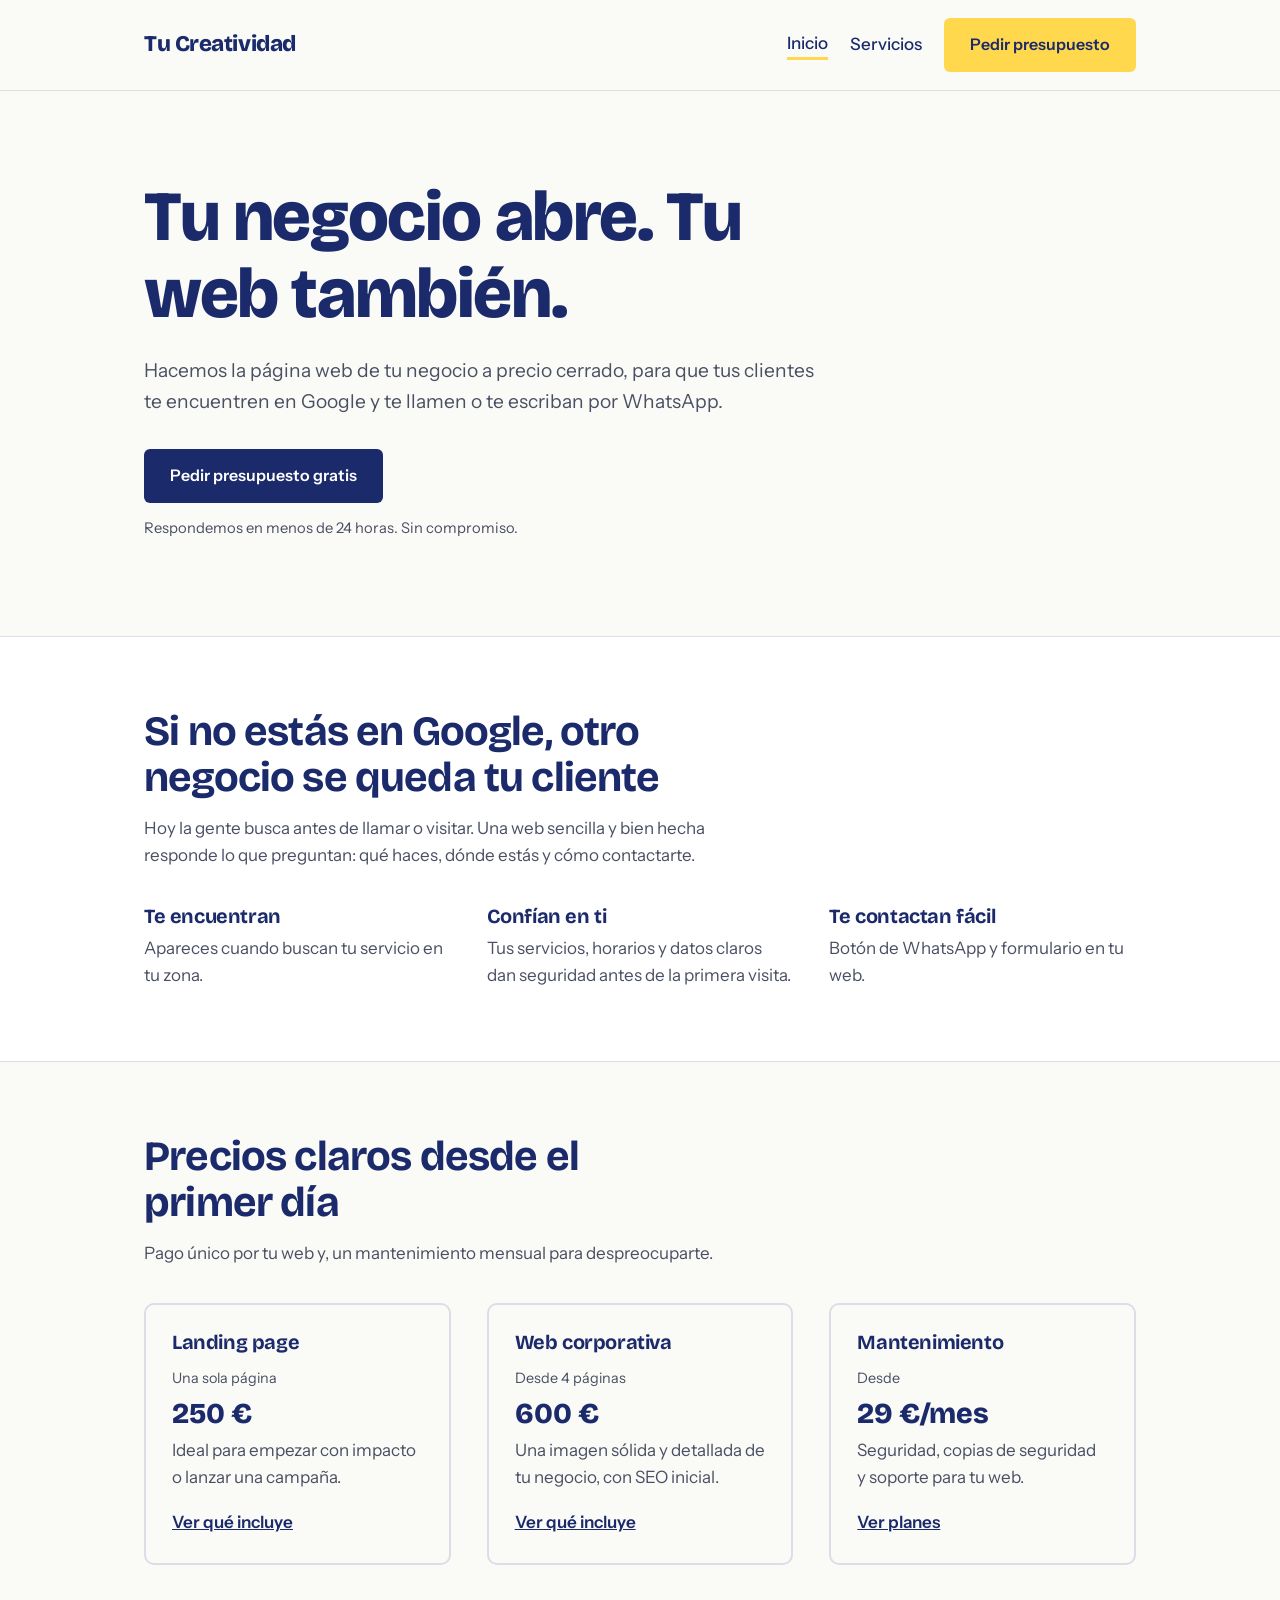
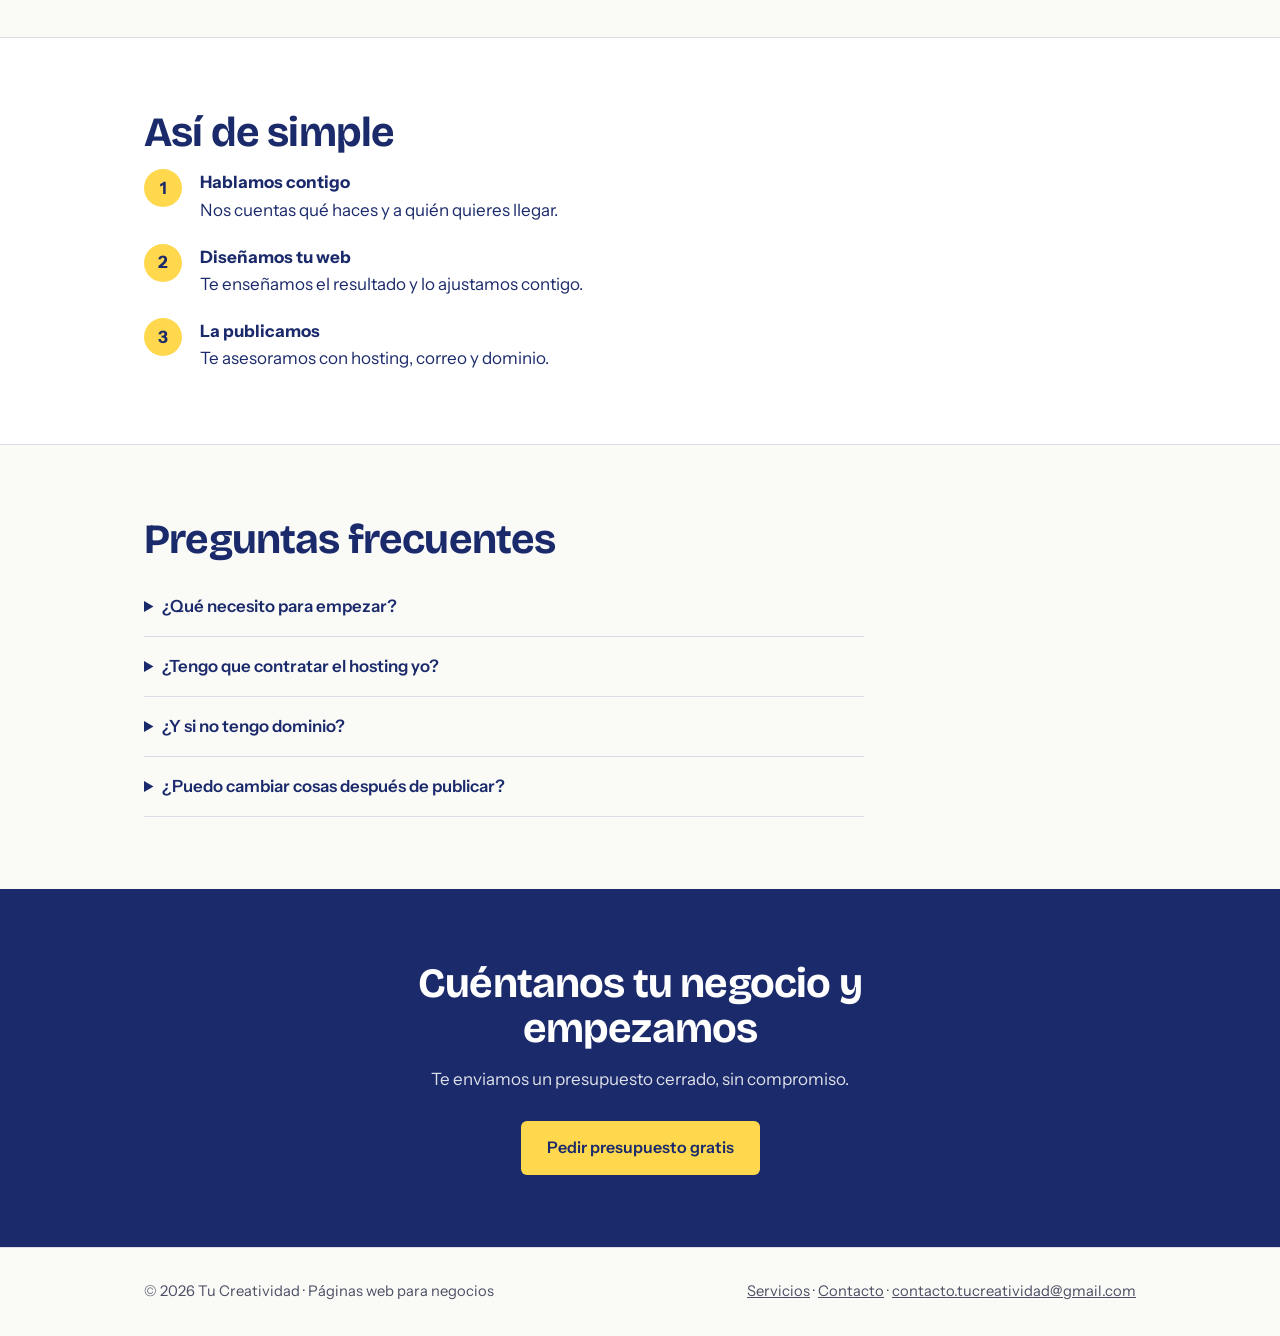
<file: index.html>
<!doctype html><html lang="es"><head><meta charset="utf-8"><meta name="viewport" content="width=device-width,initial-scale=1"><link rel="icon" href="data:image/svg+xml,<svg xmlns=%22http://www.w3.org/2000/svg%22 viewBox=%220 0 100 100%22><text y=%22.9em%22 font-size=%2290%22>💡</text></svg>"><meta name="theme-color" content="#1b2a6b"><link rel="preconnect" href="https://fonts.googleapis.com"><link rel="preconnect" href="https://fonts.gstatic.com" crossorigin><link rel="stylesheet" href="https://fonts.googleapis.com/css2?family=Bricolage+Grotesque:wght@700;800&family=Instrument+Sans:wght@400;500;600&display=swap"><link rel="stylesheet" href="style.css"><link rel="canonical" href="https://tucreatividad.es/"><title>Páginas web para negocios sin web | Tu Creatividad</title>
<meta name="description" content="Creamos la página web de tu negocio con precio cerrado: landing desde 250 €, web corporativa desde 600 €. Pide presupuesto gratis.">
<meta property="og:title" content="Tu negocio abre. Tu web también."><meta property="og:description" content="Páginas web a precio cerrado para negocios que aún no tienen web."><meta property="og:url" content="https://tucreatividad.es/"><meta property="og:type" content="website">
<script type="application/ld+json">{"@context":"https://schema.org","@type":"ProfessionalService","name":"Tu Creatividad","url":"https://tucreatividad.es/","description":"Creación de páginas web para negocios","email":"contacto.tucreatividad@gmail.com","areaServed":"ES"}</script></head><body>
<a class="skip" href="#contenido">Saltar al contenido</a><header><div class="wrap"><a class="logo" href="index.html">Tu Creatividad</a><nav aria-label="Principal"><a href="index.html" aria-current="page">Inicio</a><a href="servicios.html" >Servicios</a><a class="btn sol" href="contacto.html" >Pedir presupuesto</a></nav></div></header>
<main id="contenido">
<div class="hero"><div class="persiana" aria-hidden="true"></div><div class="wrap">
<h1>Tu negocio abre. Tu web también.</h1>
<p>Hacemos la página web de tu negocio a precio cerrado, para que tus clientes te encuentren en Google y te llamen o te escriban por WhatsApp.</p>
<a class="btn" href="contacto.html">Pedir presupuesto gratis</a><small>Respondemos en menos de 24 horas. Sin compromiso.</small>
</div></div>
<section class="alt"><div class="wrap"><h2>Si no estás en Google, otro negocio se queda tu cliente</h2><p class="intro">Hoy la gente busca antes de llamar o visitar. Una web sencilla y bien hecha responde lo que preguntan: qué haces, dónde estás y cómo contactarte.</p>
<div class="cols"><div><h3>Te encuentran</h3><p>Apareces cuando buscan tu servicio en tu zona.</p></div><div><h3>Confían en ti</h3><p>Tus servicios, horarios y datos claros dan seguridad antes de la primera visita.</p></div><div><h3>Te contactan fácil</h3><p>Botón de WhatsApp y formulario en tu web.</p></div></div></div></section>
<section><div class="wrap"><h2>Precios claros desde el primer día</h2><p class="intro">Pago único por tu web y, un mantenimiento mensual para despreocuparte.</p>
<div class="cols">
<div class="tarjeta"><h3>Landing page</h3><span class="desde">Una sola página</span><div class="precio">250 €</div><p>Ideal para empezar con impacto o lanzar una campaña.</p><a href="servicios.html">Ver qué incluye</a></div>
<div class="tarjeta"><h3>Web corporativa</h3><span class="desde">Desde 4 páginas</span><div class="precio">600 €</div><p>Una imagen sólida y detallada de tu negocio, con SEO inicial.</p><a href="servicios.html">Ver qué incluye</a></div>
<div class="tarjeta"><h3>Mantenimiento</h3><span class="desde">Desde</span><div class="precio">29 €/mes</div><p>Seguridad, copias de seguridad y soporte para tu web.</p><a href="servicios.html">Ver planes</a></div>
</div></div></section>
<section class="alt"><div class="wrap"><h2>Así de simple</h2><ol class="pasos"><li><strong>Hablamos contigo</strong>Nos cuentas qué haces y a quién quieres llegar.</li><li><strong>Diseñamos tu web</strong>Te enseñamos el resultado y lo ajustamos contigo.</li><li><strong>La publicamos</strong>Te asesoramos con hosting, correo y dominio.</li></ol></div></section>
<section><div class="wrap"><h2>Preguntas frecuentes</h2>
<details><summary>¿Qué necesito para empezar?</summary><p>Solo contarnos tu negocio. Tú decides qué contenido quieres en cada página y te guiamos con el resto.</p></details>
<details><summary>¿Tengo que contratar el hosting yo?</summary><p>Te orientamos y recomendamos las mejores plataformas de hosting y correo, y tú contratas directamente el plan que necesites.</p></details>
<details><summary>¿Y si no tengo dominio?</summary><p>Podemos tramitar el registro a tu nombre. Pagas el coste del dominio más un 25 % de gestión.</p></details>
<details><summary>¿Puedo cambiar cosas después de publicar?</summary><p>Sí. Los planes de mantenimiento Essential y Premium incluyen horas mensuales de cambios y mejoras.</p></details>
</div></section>
<section class="cta-final"><div class="wrap"><h2>Cuéntanos tu negocio y empezamos</h2><p>Te enviamos un presupuesto cerrado, sin compromiso.</p><a class="btn sol" href="contacto.html">Pedir presupuesto gratis</a></div></section>
</main><footer><div class="wrap"><span>© 2026 Tu Creatividad · Páginas web para negocios</span><span><a href="servicios.html">Servicios</a> · <a href="contacto.html">Contacto</a> · <a href="mailto:contacto.tucreatividad@gmail.com">contacto.tucreatividad@gmail.com</a></span></div></footer><script src="script.js"></script></body></html>
</file>
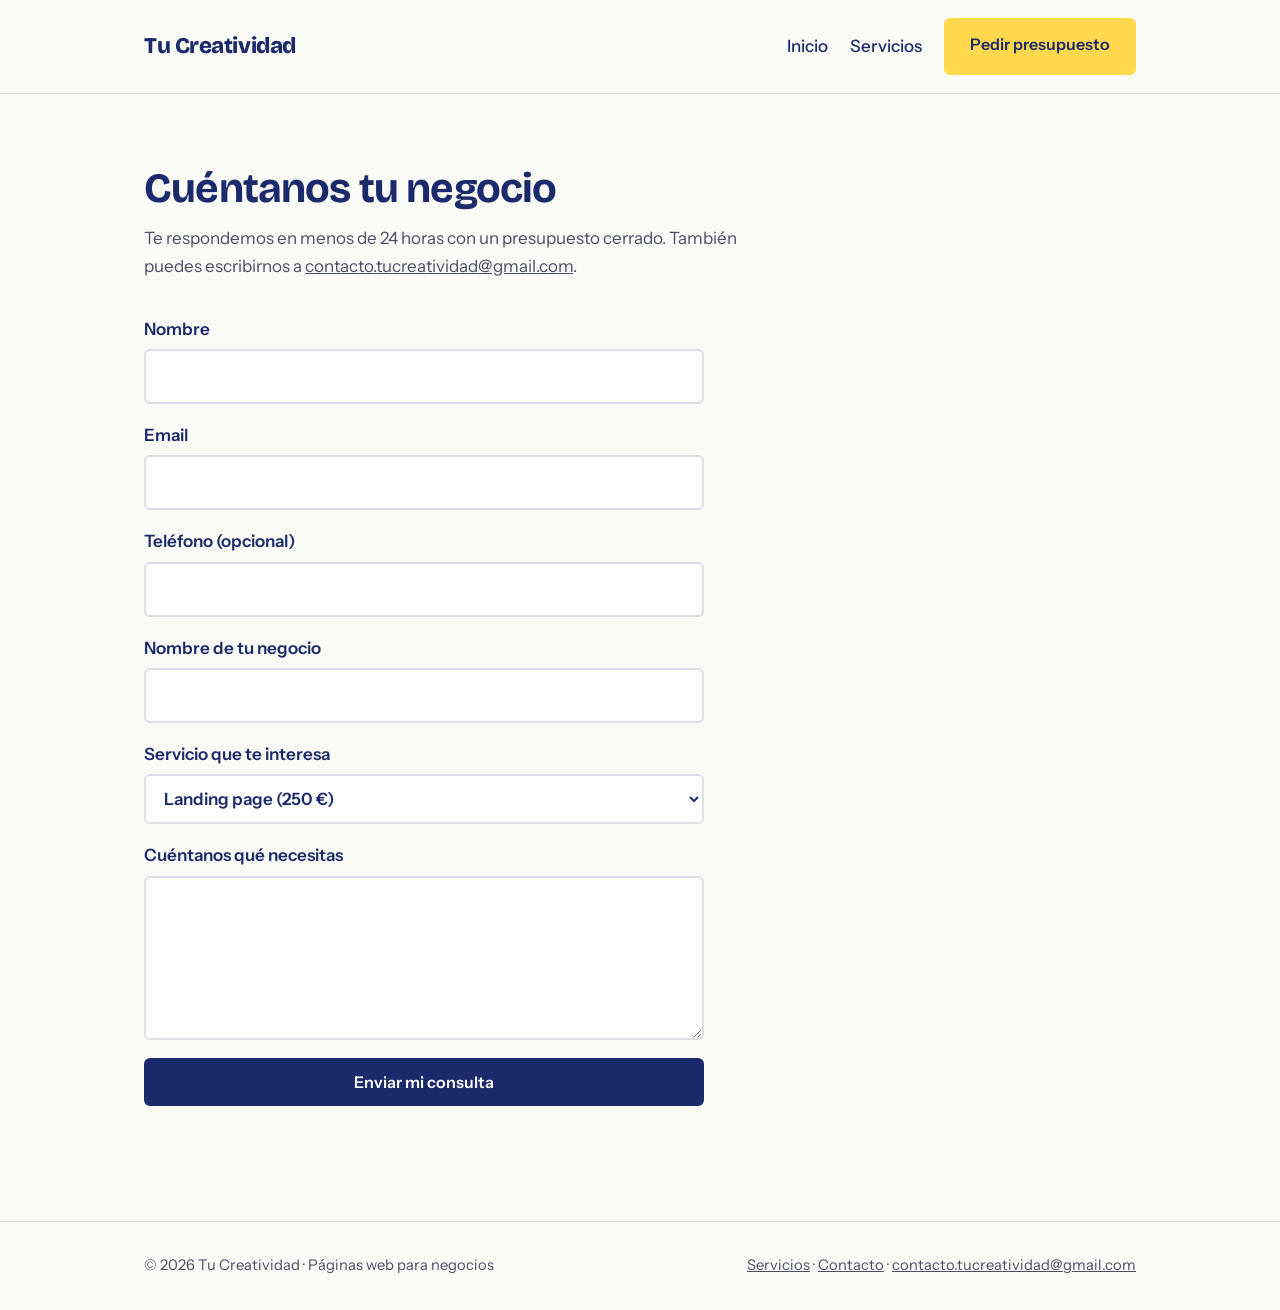
<file: contacto.html>
<!doctype html><html lang="es"><head><meta charset="utf-8"><meta name="viewport" content="width=device-width,initial-scale=1"><link rel="icon" href="data:image/svg+xml,<svg xmlns=%22http://www.w3.org/2000/svg%22 viewBox=%220 0 100 100%22><text y=%22.9em%22 font-size=%2290%22>💡</text></svg>"><meta name="theme-color" content="#1b2a6b"><link rel="preconnect" href="https://fonts.googleapis.com"><link rel="preconnect" href="https://fonts.gstatic.com" crossorigin><link rel="stylesheet" href="https://fonts.googleapis.com/css2?family=Bricolage+Grotesque:wght@700;800&family=Instrument+Sans:wght@400;500;600&display=swap"><link rel="stylesheet" href="style.css"><link rel="canonical" href="https://tucreatividad.es/contacto.html"><title>Contacto y presupuesto | Tu Creatividad</title><meta name="description" content="Cuéntanos tu negocio y te enviamos un presupuesto cerrado en menos de 24 horas."></head><body>
<a class="skip" href="#contenido">Saltar al contenido</a><header><div class="wrap"><a class="logo" href="index.html">Tu Creatividad</a><nav aria-label="Principal"><a href="index.html" >Inicio</a><a href="servicios.html" >Servicios</a><a class="btn sol" href="contacto.html" aria-current="page">Pedir presupuesto</a></nav></div></header>
<main id="contenido"><section><div class="wrap"><h2>Cuéntanos tu negocio</h2><p class="intro">Te respondemos en menos de 24 horas con un presupuesto cerrado. También puedes escribirnos a <a href="mailto:contacto.tucreatividad@gmail.com">contacto.tucreatividad@gmail.com</a>.</p>
<form id="form-contacto" novalidate>
<label>Nombre<input name="nombre" required autocomplete="name"></label>
<label>Email<input name="email" type="email" required autocomplete="email"></label>
<label>Teléfono (opcional)<input name="telefono" type="tel" autocomplete="tel"></label>
<label>Nombre de tu negocio<input name="negocio" autocomplete="organization"></label>
<label>Servicio que te interesa<select name="servicio"><option>Landing page (250 €)</option><option>Web corporativa (desde 600 €)</option><option>Mantenimiento mensual</option><option>Hosting, correo o dominio</option><option>No lo sé todavía</option></select></label>
<label>Cuéntanos qué necesitas<textarea name="mensaje" rows="5" required></textarea></label>
<input class="hp" name="web" tabindex="-1" autocomplete="off" aria-hidden="true">
<button class="btn" type="submit">Enviar mi consulta</button><p id="estado" role="status"></p>
</form></div></section></main><footer><div class="wrap"><span>© 2026 Tu Creatividad · Páginas web para negocios</span><span><a href="servicios.html">Servicios</a> · <a href="contacto.html">Contacto</a> · <a href="mailto:contacto.tucreatividad@gmail.com">contacto.tucreatividad@gmail.com</a></span></div></footer><script src="script.js"></script></body></html>
</file>
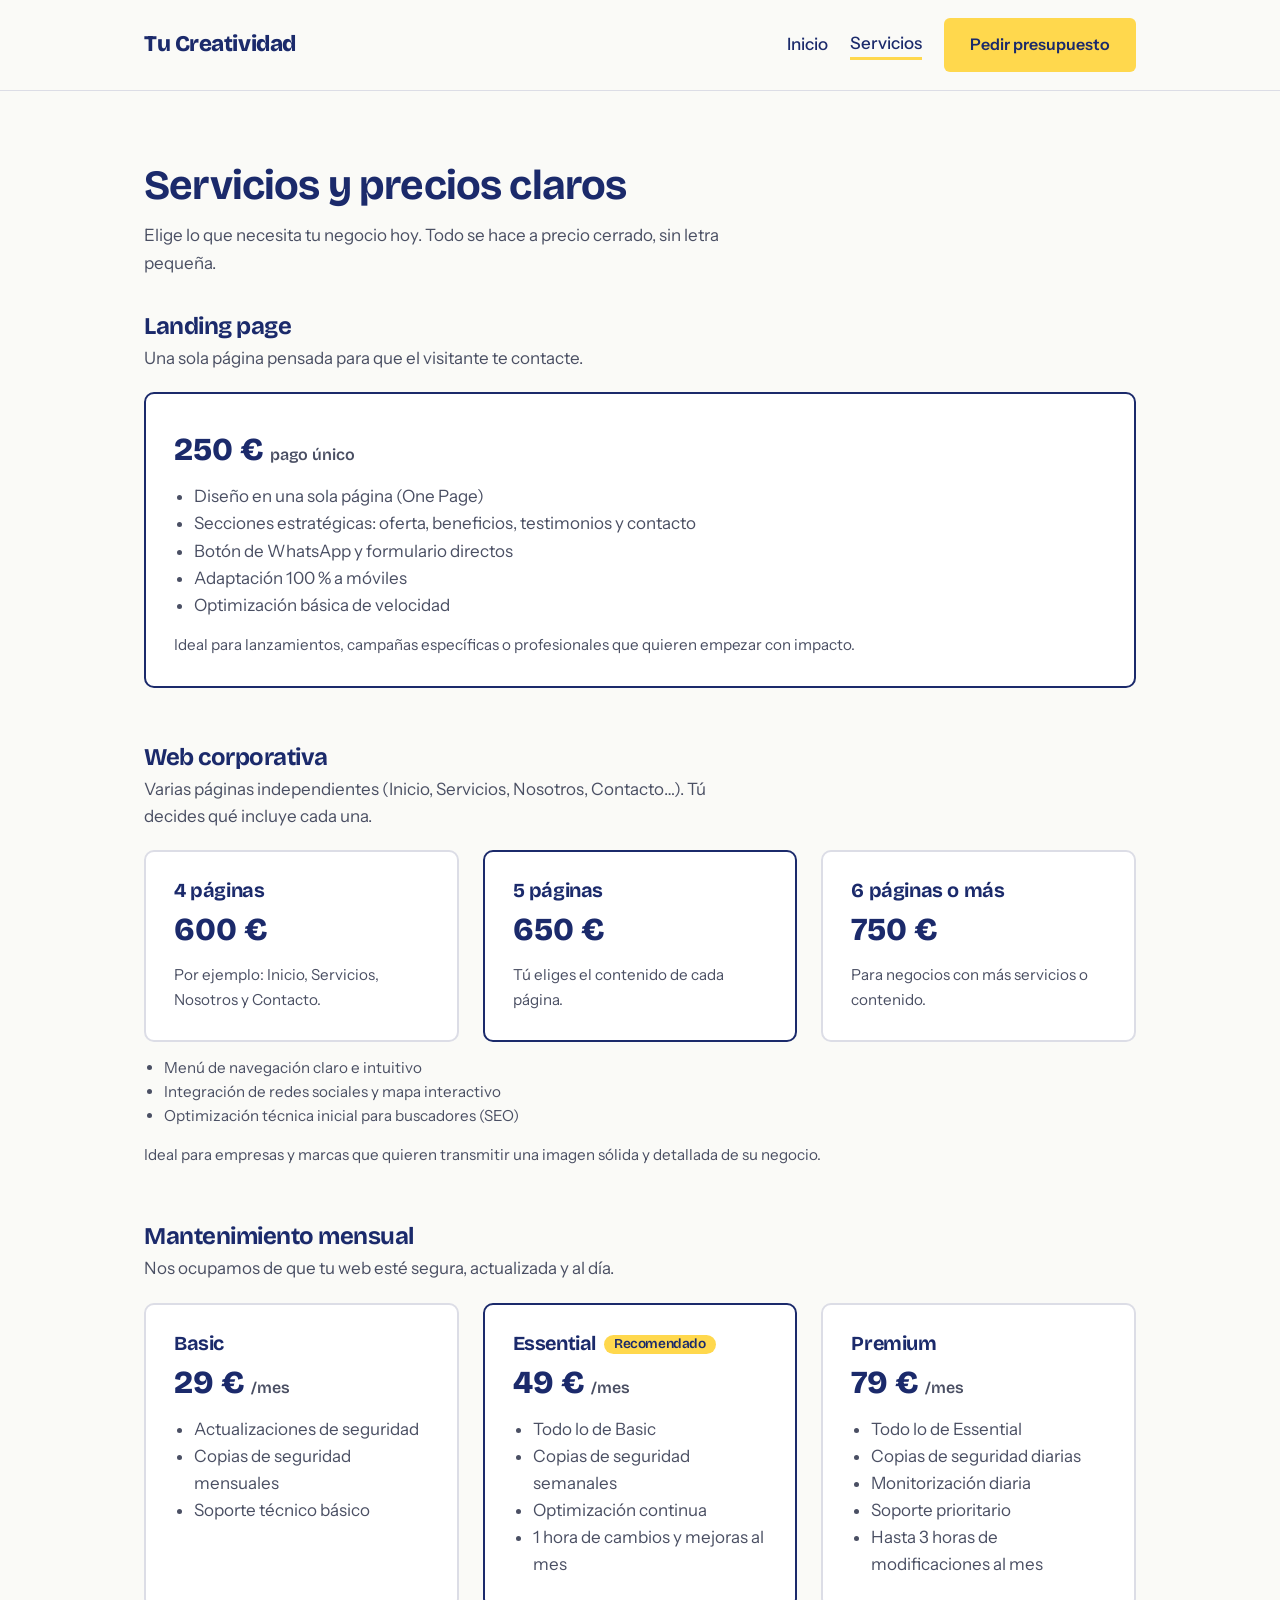
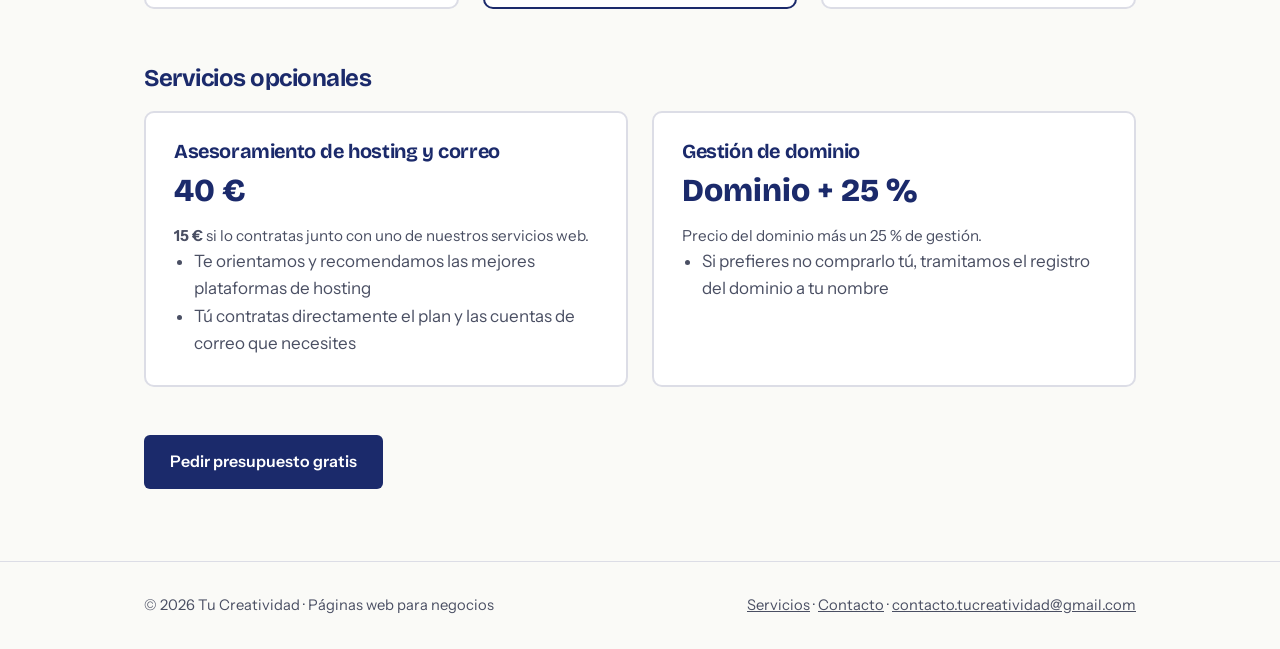
<file: servicios.html>
<!doctype html><html lang="es"><head><meta charset="utf-8"><meta name="viewport" content="width=device-width,initial-scale=1"><link rel="icon" href="data:image/svg+xml,<svg xmlns=%22http://www.w3.org/2000/svg%22 viewBox=%220 0 100 100%22><text y=%22.9em%22 font-size=%2290%22>💡</text></svg>"><meta name="theme-color" content="#1b2a6b"><link rel="stylesheet" href="https://fonts.googleapis.com/css2?family=Bricolage+Grotesque:wght@700;800&family=Instrument+Sans:wght@400;500;600&display=swap"><link rel="stylesheet" href="style.css"><link rel="canonical" href="https://tucreatividad.es/servicios.html"><title>Servicios y precios | Tu Creatividad</title><meta name="description" content="Landing page desde 250 €, web corporativa desde 600 €, mantenimiento desde 29 €/mes, y asesoramiento de hosting, correo y dominio."></head><body><a class="skip" href="#contenido">Saltar al contenido</a>
<header><div class="wrap"><a class="logo" href="index.html">Tu Creatividad</a><nav aria-label="Principal"><a href="index.html">Inicio</a><a href="servicios.html" aria-current="page">Servicios</a><a class="btn sol" href="contacto.html">Pedir presupuesto</a></nav></div></header>
<main id="contenido">
<section><div class="wrap"><h2>Servicios y precios claros</h2><p class="intro">Elige lo que necesita tu negocio hoy. Todo se hace a precio cerrado, sin letra pequeña.</p>

<div class="bloque" style="margin-top:0"><h3 class="t">Landing page</h3><p class="intro" style="margin-bottom:20px">Una sola página pensada para que el visitante te contacte.</p>
<div class="plan dest"><div class="precio">250 € <small>pago único</small></div><ul><li>Diseño en una sola página (One Page)</li><li>Secciones estratégicas: oferta, beneficios, testimonios y contacto</li><li>Botón de WhatsApp y formulario directos</li><li>Adaptación 100 % a móviles</li><li>Optimización básica de velocidad</li></ul><p class="ideal">Ideal para lanzamientos, campañas específicas o profesionales que quieren empezar con impacto.</p></div></div>

<div class="bloque"><h3 class="t">Web corporativa</h3><p class="intro" style="margin-bottom:20px">Varias páginas independientes (Inicio, Servicios, Nosotros, Contacto…). Tú decides qué incluye cada una.</p>
<div class="precios">
<div class="plan"><h3>4 páginas</h3><div class="precio">600 €</div><p class="nota" style="margin-top:0">Por ejemplo: Inicio, Servicios, Nosotros y Contacto.</p></div>
<div class="plan dest"><h3>5 páginas</h3><div class="precio">650 €</div><p class="nota" style="margin-top:0">Tú eliges el contenido de cada página.</p></div>
<div class="plan"><h3>6 páginas o más</h3><div class="precio">750 €</div><p class="nota" style="margin-top:0">Para negocios con más servicios o contenido.</p></div>
</div>
<ul class="nota" style="padding-left:20px"><li>Menú de navegación claro e intuitivo</li><li>Integración de redes sociales y mapa interactivo</li><li>Optimización técnica inicial para buscadores (SEO)</li></ul>
<p class="ideal">Ideal para empresas y marcas que quieren transmitir una imagen sólida y detallada de su negocio.</p></div>

<div class="bloque"><h3 class="t">Mantenimiento mensual</h3><p class="intro" style="margin-bottom:20px">Nos ocupamos de que tu web esté segura, actualizada y al día.</p>
<div class="precios">
<div class="plan"><h3>Basic</h3><div class="precio">29 € <small>/mes</small></div><ul><li>Actualizaciones de seguridad</li><li>Copias de seguridad mensuales</li><li>Soporte técnico básico</li></ul></div>
<div class="plan dest"><h3>Essential<span class="etiqueta">Recomendado</span></h3><div class="precio">49 € <small>/mes</small></div><ul><li>Todo lo de Basic</li><li>Copias de seguridad semanales</li><li>Optimización continua</li><li>1 hora de cambios y mejoras al mes</li></ul></div>
<div class="plan"><h3>Premium</h3><div class="precio">79 € <small>/mes</small></div><ul><li>Todo lo de Essential</li><li>Copias de seguridad diarias</li><li>Monitorización diaria</li><li>Soporte prioritario</li><li>Hasta 3 horas de modificaciones al mes</li></ul></div>
</div></div>

<div class="bloque"><h3 class="t">Servicios opcionales</h3>
<div class="precios" style="margin-top:20px">
<div class="plan"><h3>Asesoramiento de hosting y correo</h3><div class="precio">40 €</div><p class="nota" style="margin-top:0"><strong>15 €</strong> si lo contratas junto con uno de nuestros servicios web.</p><ul><li>Te orientamos y recomendamos las mejores plataformas de hosting</li><li>Tú contratas directamente el plan y las cuentas de correo que necesites</li></ul></div>
<div class="plan"><h3>Gestión de dominio</h3><div class="precio">Dominio + 25 %</div><p class="nota" style="margin-top:0">Precio del dominio más un 25 % de gestión.</p><ul><li>Si prefieres no comprarlo tú, tramitamos el registro del dominio a tu nombre</li></ul></div>
</div></div>

<p style="margin-top:48px"><a class="btn" href="contacto.html">Pedir presupuesto gratis</a></p>
</div></section></main>
<footer><div class="wrap"><span>© 2026 Tu Creatividad · Páginas web para negocios</span><span><a href="servicios.html">Servicios</a> · <a href="contacto.html">Contacto</a> · <a href="mailto:contacto.tucreatividad@gmail.com">contacto.tucreatividad@gmail.com</a></span></div></footer><script src="script.js"></script><script src="script.js"></script></body></html>
</file>
<file: style.css>
:root{--tinta:#1b2a6b;--sol:#ffd84d;--papel:#fafaf7;--gris:#4a4f63;--linea:#dcdde6;--blanco:#fff}
*{box-sizing:border-box;margin:0}
html{scroll-behavior:smooth}
body{font:17px/1.6 "Instrument Sans",system-ui,sans-serif;background:var(--papel);color:var(--tinta)}
h1,h2,h3,.logo{font-family:"Bricolage Grotesque","Instrument Sans",system-ui,sans-serif;line-height:1.1;letter-spacing:-.02em}
a{color:inherit}
:focus-visible{outline:3px solid var(--sol);outline-offset:3px}
.wrap{max-width:1040px;margin:0 auto;padding:0 24px}
header{border-bottom:1px solid var(--linea)}
header .wrap{display:flex;justify-content:space-between;align-items:center;padding-top:18px;padding-bottom:18px;flex-wrap:wrap;gap:12px}
.logo{font-weight:800;font-size:1.4rem;text-decoration:none}
nav{display:flex;gap:22px;align-items:center}
nav a{text-decoration:none;font-weight:500}
nav a[aria-current]{border-bottom:3px solid var(--sol)}
.btn{display:inline-block;background:var(--tinta);color:var(--blanco);padding:14px 26px;border-radius:6px;font-weight:600;text-decoration:none;border:0;font-size:1rem;cursor:pointer;font-family:inherit}
.btn:hover{background:#121d4d}
.btn.sol{background:var(--sol);color:var(--tinta)}
.btn.sol:hover{background:#f3c92f}
.hero{position:relative;overflow:hidden;padding:88px 0 96px}
.hero h1{font-size:clamp(2.4rem,6vw,4.4rem);font-weight:800;max-width:14ch}
.hero p{font-size:1.2rem;color:var(--gris);max-width:52ch;margin:22px 0 32px}
.hero small{display:block;margin-top:14px;color:var(--gris);font-size:.92rem}
.persiana{position:absolute;inset:0;background:repeating-linear-gradient(var(--sol) 0 22px,#e9bf2c 22px 26px);transform-origin:top;animation:sube 1.3s .3s cubic-bezier(.7,0,.2,1) forwards;pointer-events:none}
@keyframes sube{to{transform:scaleY(0)}}
section{padding:72px 0}
section.alt{background:var(--blanco);border-block:1px solid var(--linea)}
h2{font-size:clamp(1.8rem,4vw,2.6rem);margin-bottom:14px;max-width:20ch}
.intro{color:var(--gris);max-width:56ch;margin-bottom:36px}
.cols{display:grid;grid-template-columns:repeat(auto-fit,minmax(240px,1fr));gap:36px}
.cols h3{font-size:1.25rem;margin-bottom:8px}
.cols p{color:var(--gris)}
.pasos{list-style:none;padding:0;counter-reset:p;display:grid;gap:20px;max-width:640px}
.pasos li{counter-increment:p;padding-left:56px;position:relative}
.pasos li::before{content:counter(p);position:absolute;left:0;top:0;width:38px;height:38px;border-radius:50%;background:var(--sol);display:grid;place-items:center;font-weight:800}
.pasos strong{display:block}
.precios{display:grid;grid-template-columns:repeat(auto-fit,minmax(260px,1fr));gap:24px}
.plan{border:2px solid var(--linea);border-radius:10px;padding:28px;background:var(--blanco)}
.plan.dest{border-color:var(--tinta)}
.plan .precio{font:800 2rem "Bricolage Grotesque",sans-serif;margin:8px 0 14px}
.plan ul{padding-left:20px;color:var(--gris)}
.cta-final{background:var(--tinta);color:var(--blanco);text-align:center}
.cta-final h2{margin-inline:auto}
.cta-final p{margin:0 auto 28px;max-width:46ch;opacity:.85}
form{display:grid;gap:18px;max-width:560px}
label{font-weight:600;display:grid;gap:6px}
input,textarea,select{font:inherit;padding:12px 14px;border:2px solid var(--linea);border-radius:6px;background:var(--blanco);color:var(--tinta)}
input:focus,textarea:focus,select:focus{border-color:var(--tinta);outline:none}
#estado{font-weight:600;min-height:1.5em}
.error{color:#b3261e}
footer{padding:32px 0;color:var(--gris);font-size:.92rem;border-top:1px solid var(--linea)}
@media(prefers-reduced-motion:reduce){.persiana{display:none}html{scroll-behavior:auto}}
.bloque{margin-top:56px}
.bloque h3.t{font-size:1.5rem;margin-bottom:6px}
.ideal{color:var(--gris);font-size:.95rem;margin-top:14px}
.etiqueta{display:inline-block;background:var(--sol);color:var(--tinta);font-weight:600;font-size:.85rem;padding:2px 10px;border-radius:99px;margin-left:8px;vertical-align:middle}
.plan .precio small{font-size:1rem;font-weight:600;color:var(--gris)}
.nota{color:var(--gris);font-size:.95rem;margin-top:14px;max-width:62ch}
.skip{position:absolute;left:-999px;background:var(--sol);padding:10px 16px;z-index:10}
.skip:focus{left:8px;top:8px}
header{position:sticky;top:0;background:rgba(250,250,247,.95);backdrop-filter:blur(6px);z-index:5}
.desde{display:block;color:var(--gris);font-size:.9rem}
.tarjeta{border:2px solid var(--linea);border-radius:10px;padding:26px;background:var(--papel);display:flex;flex-direction:column;gap:6px}
.tarjeta .precio{font:800 1.8rem "Bricolage Grotesque",sans-serif}
.tarjeta a{margin-top:auto;padding-top:12px;font-weight:600}
details{border-bottom:1px solid var(--linea);padding:16px 0;max-width:720px}
summary{cursor:pointer;font-weight:600;font-size:1.05rem}
details p{color:var(--gris);margin-top:10px}
footer .wrap{display:flex;justify-content:space-between;gap:12px;flex-wrap:wrap}
.hp{position:absolute;left:-999px}
@media(max-width:560px){nav{gap:12px}nav a:not(.btn){display:none}.hero{padding:56px 0 64px}section{padding:52px 0}}
#aviso{position:fixed;left:50%;bottom:24px;transform:translate(-50%,20px);background:var(--tinta);color:#fff;padding:12px 20px;border-radius:8px;opacity:0;pointer-events:none;transition:.25s;z-index:20;max-width:90%}
#aviso.ver{opacity:1;transform:translate(-50%,0)}
button:disabled{opacity:.6;cursor:wait}
</file>
